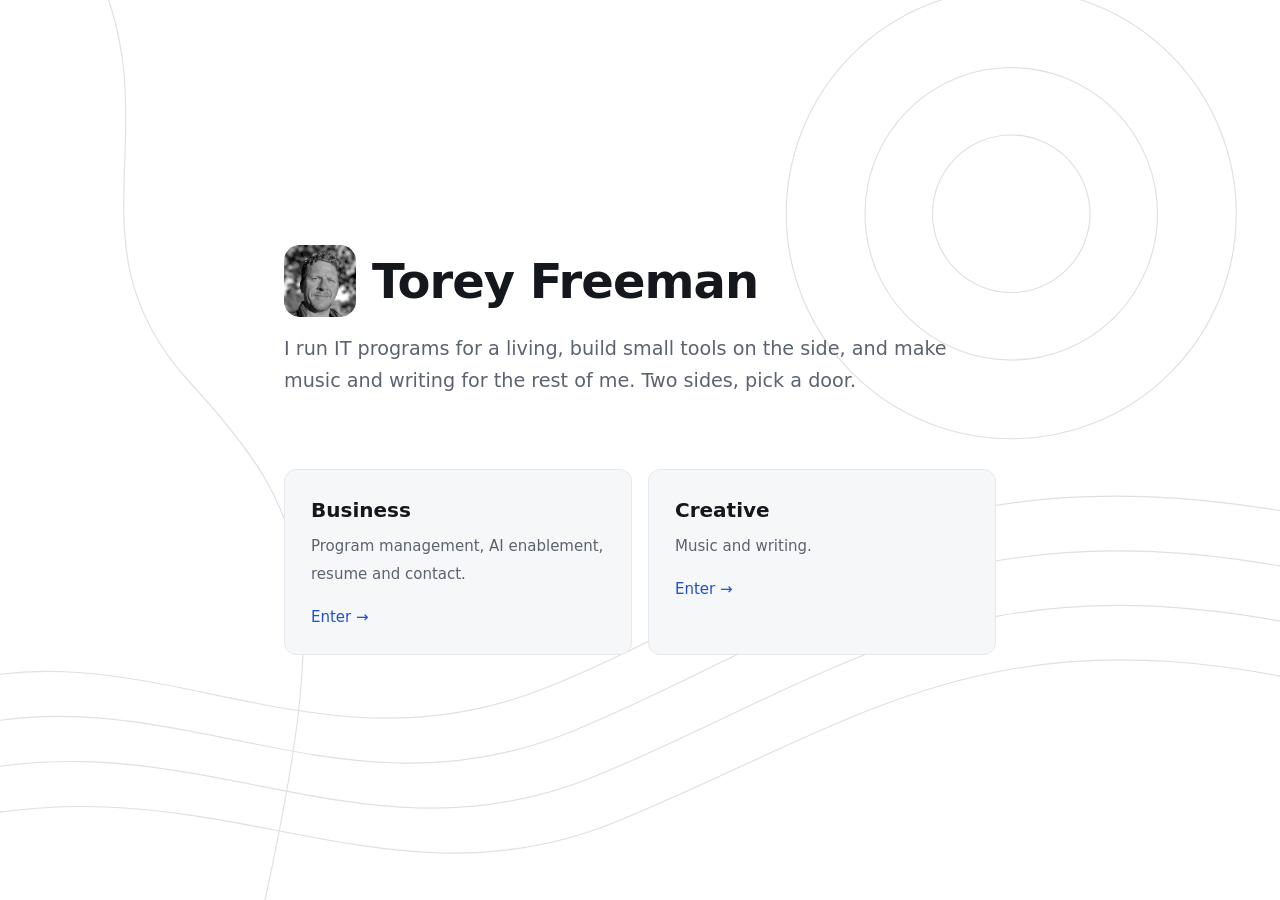
<file: index.html>
<!doctype html>
<html lang="en">
<head>
<meta charset="utf-8">
<meta name="viewport" content="width=device-width, initial-scale=1">
<title>Torey Freeman</title>
<meta name="description" content="Torey Freeman. Business and creative work.">
<link rel="stylesheet" href="style.css">
</head>
<body>
<svg class="lines" viewBox="0 0 1200 800" preserveAspectRatio="xMidYMid slice" aria-hidden="true" focusable="false" fill="none" stroke="currentColor" stroke-width="1" vector-effect="non-scaling-stroke"><path d="M-50 620C150 540 300 700 520 610S860 380 1250 470"/><path d="M-50 660C170 580 320 740 540 650S880 430 1250 520"/><path d="M-50 700C190 620 340 780 560 690S900 480 1250 570"/><path d="M-50 740C210 660 360 820 580 730S920 530 1250 620"/><circle cx="930" cy="190" r="70"/><circle cx="930" cy="190" r="130"/><circle cx="930" cy="190" r="200"/><path d="M120 -20C180 120 90 220 200 340S330 520 260 830"/></svg>
<main class="wrap intro">
  <h1 class="name"><img class="avatar" src="6-torey.jpg" alt="Black and white portrait of Torey Freeman" width="72" height="72"><span>Torey Freeman</span></h1>
  <p class="lead">I run IT programs for a living, build small tools on the side, and make music and writing for the rest of me. Two sides, pick a door.</p>
  <div class="doors">
    <a class="door" href="business.html"><strong>Business</strong><span>Program management, AI enablement, resume and contact.</span><em>Enter &rarr;</em></a>
    <a class="door" href="creative.html"><strong>Creative</strong><span>Music and writing.</span><em>Enter &rarr;</em></a>
  </div>
</main>
</body>
</html>
</file>
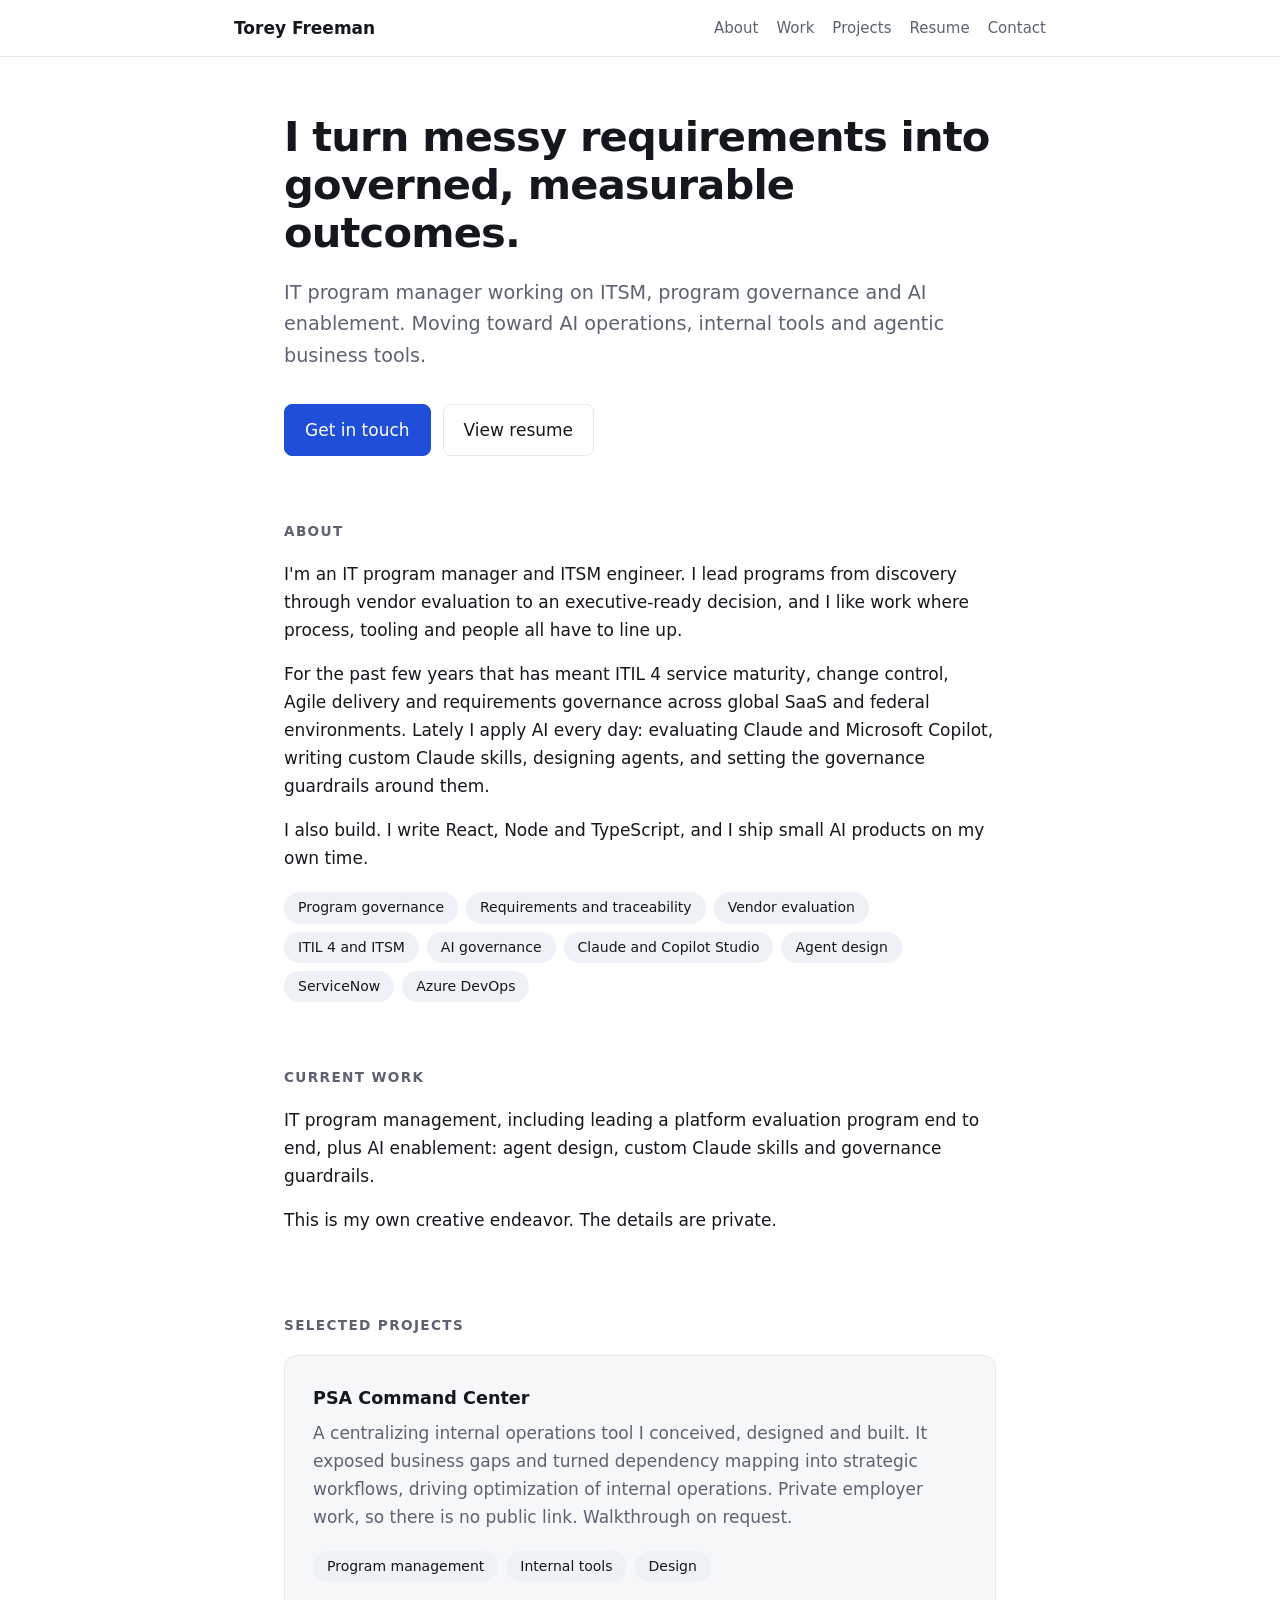
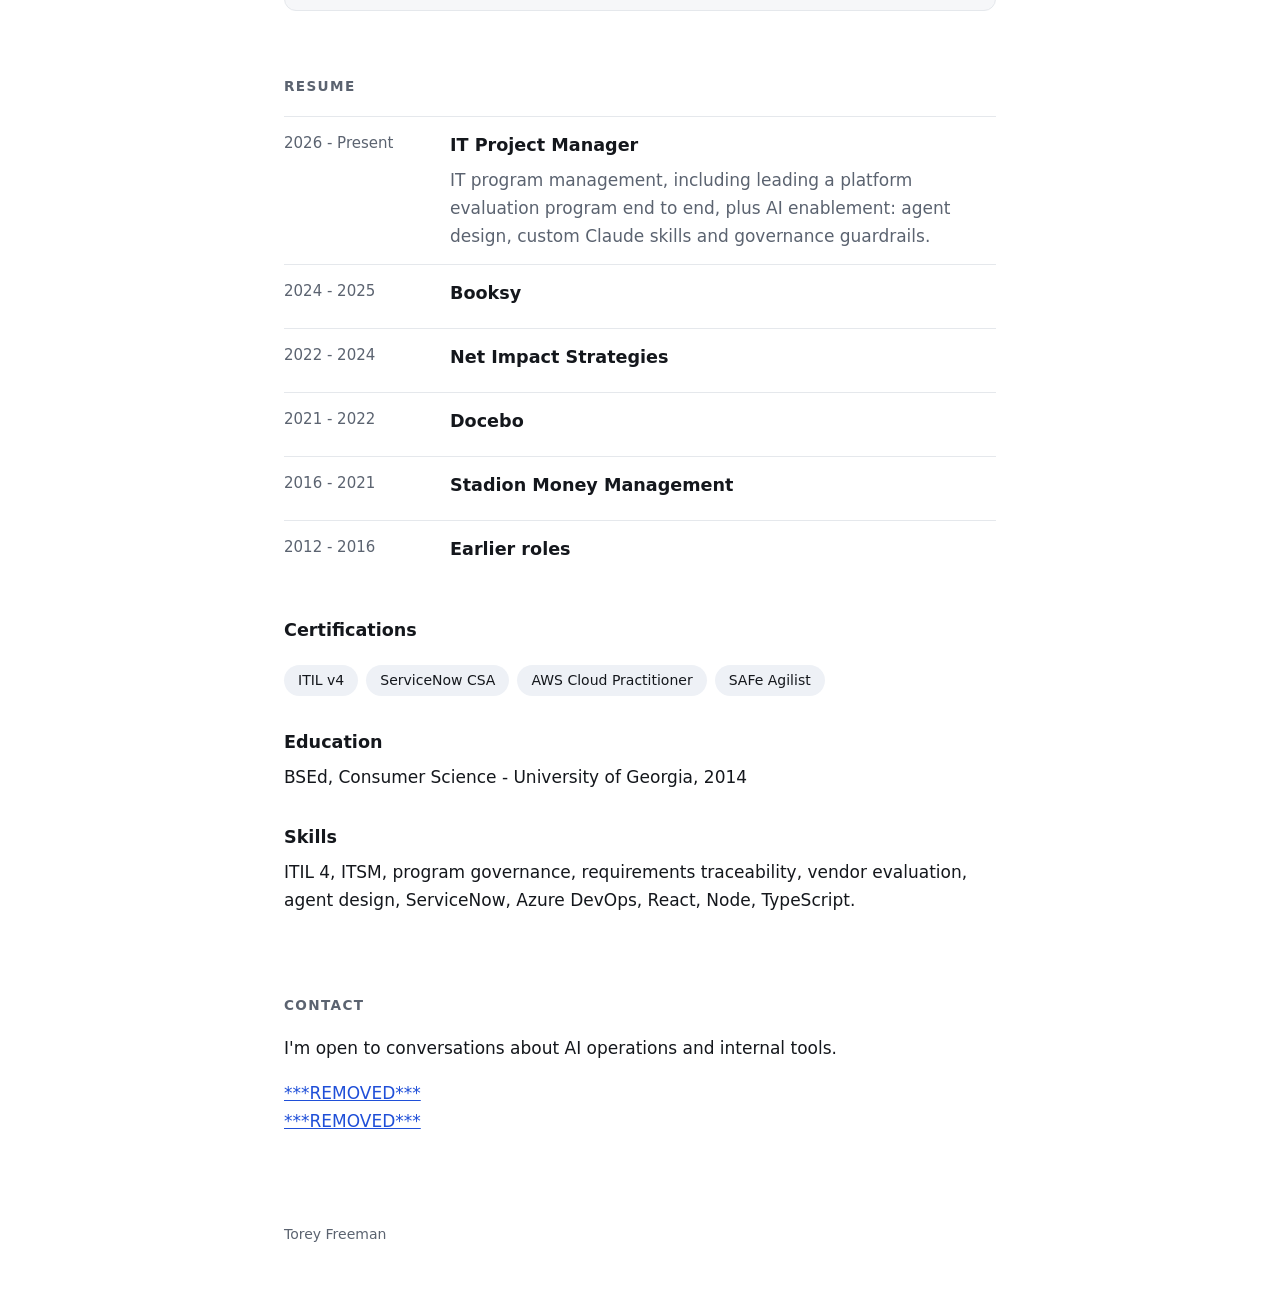
<file: 1-index.html>
<!doctype html>
<html lang="en">
<head>
<meta charset="utf-8">
<meta name="viewport" content="width=device-width, initial-scale=1">
<title>Torey Freeman</title>
<meta name="description" content="IT program manager working on ITSM, program governance and AI enablement.">
<link rel="stylesheet" href="style.css">
</head>
<body>
<header class="nav">
  <div class="wrap nav-inner">
    <a class="brand" href="#top">Torey Freeman</a>
    <nav>
      <a href="#about">About</a>
      <a href="#work">Work</a>
      <a href="#projects">Projects</a>
      <a href="#resume">Resume</a>
      <a href="#contact">Contact</a>
    </nav>
  </div>
</header>
<main id="top">
  <section class="hero wrap">
    <h1>I turn messy requirements into governed, measurable outcomes.</h1>
    <p class="lead">IT program manager working on ITSM, program governance and AI enablement. Moving toward AI operations, internal tools and agentic business tools.</p>
    <div class="buttons">
      <a class="btn primary" href="#contact">Get in touch</a>
      <a class="btn" href="#resume">View resume</a>
    </div>
  </section>

  <section id="about" class="wrap">
    <h2>About</h2>
    <p>I'm an IT program manager and ITSM engineer. I lead programs from discovery through vendor evaluation to an executive-ready decision, and I like work where process, tooling and people all have to line up.</p>
    <p>For the past few years that has meant ITIL 4 service maturity, change control, Agile delivery and requirements governance across global SaaS and federal environments. Lately I apply AI every day: evaluating Claude and Microsoft Copilot, writing custom Claude skills, designing agents, and setting the governance guardrails around them.</p>
    <p>I also build. I write React, Node and TypeScript, and I ship small AI products on my own time.</p>
    <ul class="chips">
      <li>Program governance</li><li>Requirements and traceability</li><li>Vendor evaluation</li><li>ITIL 4 and ITSM</li><li>AI governance</li><li>Claude and Copilot Studio</li><li>Agent design</li><li>ServiceNow</li><li>Azure DevOps</li>
    </ul>
  </section>

  <section id="work" class="wrap">
    <h2>Current work</h2>
    <p>IT program management, including leading a platform evaluation program end to end, plus AI enablement: agent design, custom Claude skills and governance guardrails.</p>
    <p>This is my own creative endeavor. The details are private.</p>
  </section>

  <section id="projects" class="wrap">
    <h2>Selected projects</h2>
    <article class="card">
      <h3>PSA Command Center</h3>
      <p>A centralizing internal operations tool I conceived, designed and built. It exposed business gaps and turned dependency mapping into strategic workflows, driving optimization of internal operations. Private employer work, so there is no public link. Walkthrough on request.</p>
      <ul class="chips">
        <li>Program management</li><li>Internal tools</li><li>Design</li>
      </ul>
    </article>
  </section>

  <section id="resume" class="wrap">
    <h2>Resume</h2>
    <div class="role">
      <div class="when">2026 - Present</div>
      <div><h3>IT Project Manager</h3>
      <p>IT program management, including leading a platform evaluation program end to end, plus AI enablement: agent design, custom Claude skills and governance guardrails.</p></div>
    </div>
    <div class="role"><div class="when">2024 - 2025</div><div><h3>Booksy</h3></div></div>
    <div class="role"><div class="when">2022 - 2024</div><div><h3>Net Impact Strategies</h3></div></div>
    <div class="role"><div class="when">2021 - 2022</div><div><h3>Docebo</h3></div></div>
    <div class="role"><div class="when">2016 - 2021</div><div><h3>Stadion Money Management</h3></div></div>
    <div class="role"><div class="when">2012 - 2016</div><div><h3>Earlier roles</h3></div></div>
    <h3 class="sub">Certifications</h3>
    <ul class="chips"><li>ITIL v4</li><li>ServiceNow CSA</li><li>AWS Cloud Practitioner</li><li>SAFe Agilist</li></ul>
    <h3 class="sub">Education</h3>
    <p>BSEd, Consumer Science - University of Georgia, 2014</p>
    <h3 class="sub">Skills</h3>
    <p>ITIL 4, ITSM, program governance, requirements traceability, vendor evaluation, agent design, ServiceNow, Azure DevOps, React, Node, TypeScript.</p>
  </section>

  <section id="contact" class="wrap">
    <h2>Contact</h2>
    <p>I'm open to conversations about AI operations and internal tools.</p>
    <p><a href="mailto:***REMOVED***">***REMOVED***</a><br>
    <a href="***REMOVED***">***REMOVED***</a></p>
  </section>
</main>
<footer class="wrap foot">Torey Freeman</footer>
</body>
</html>
</file>
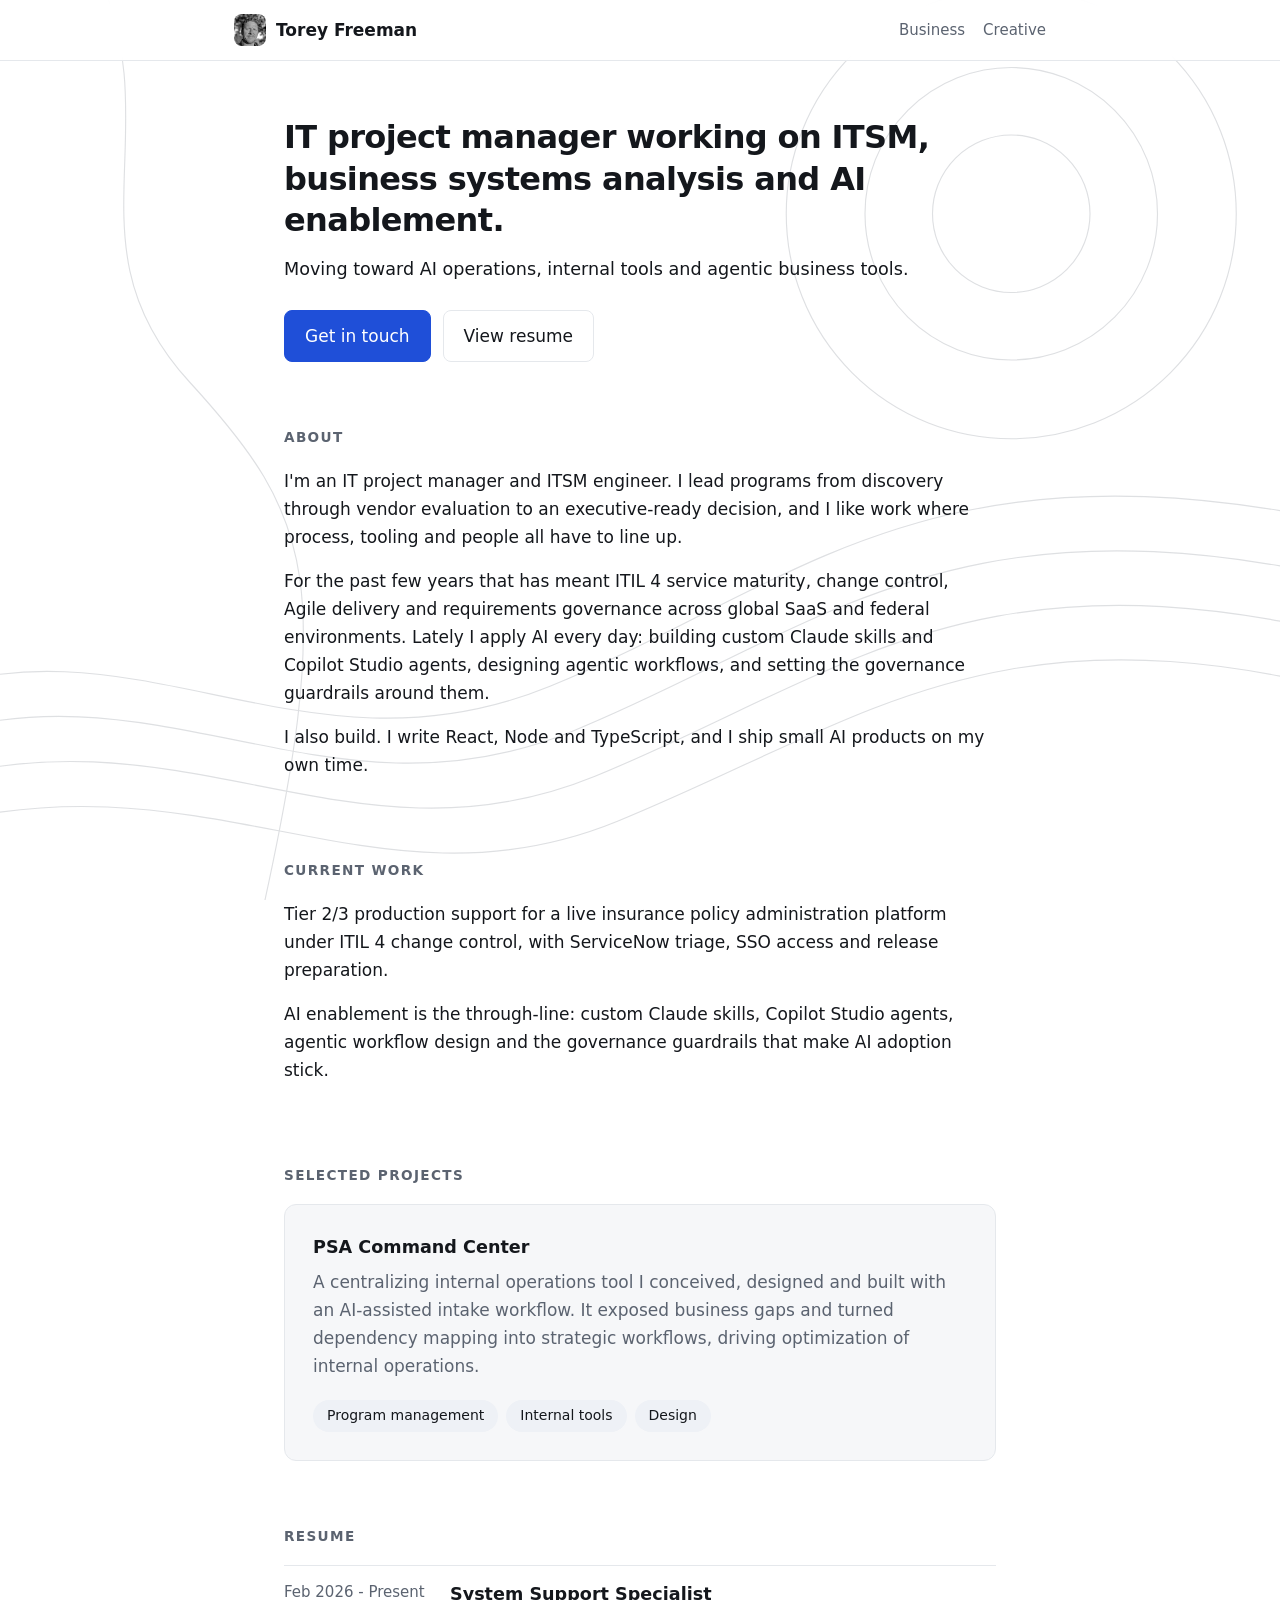
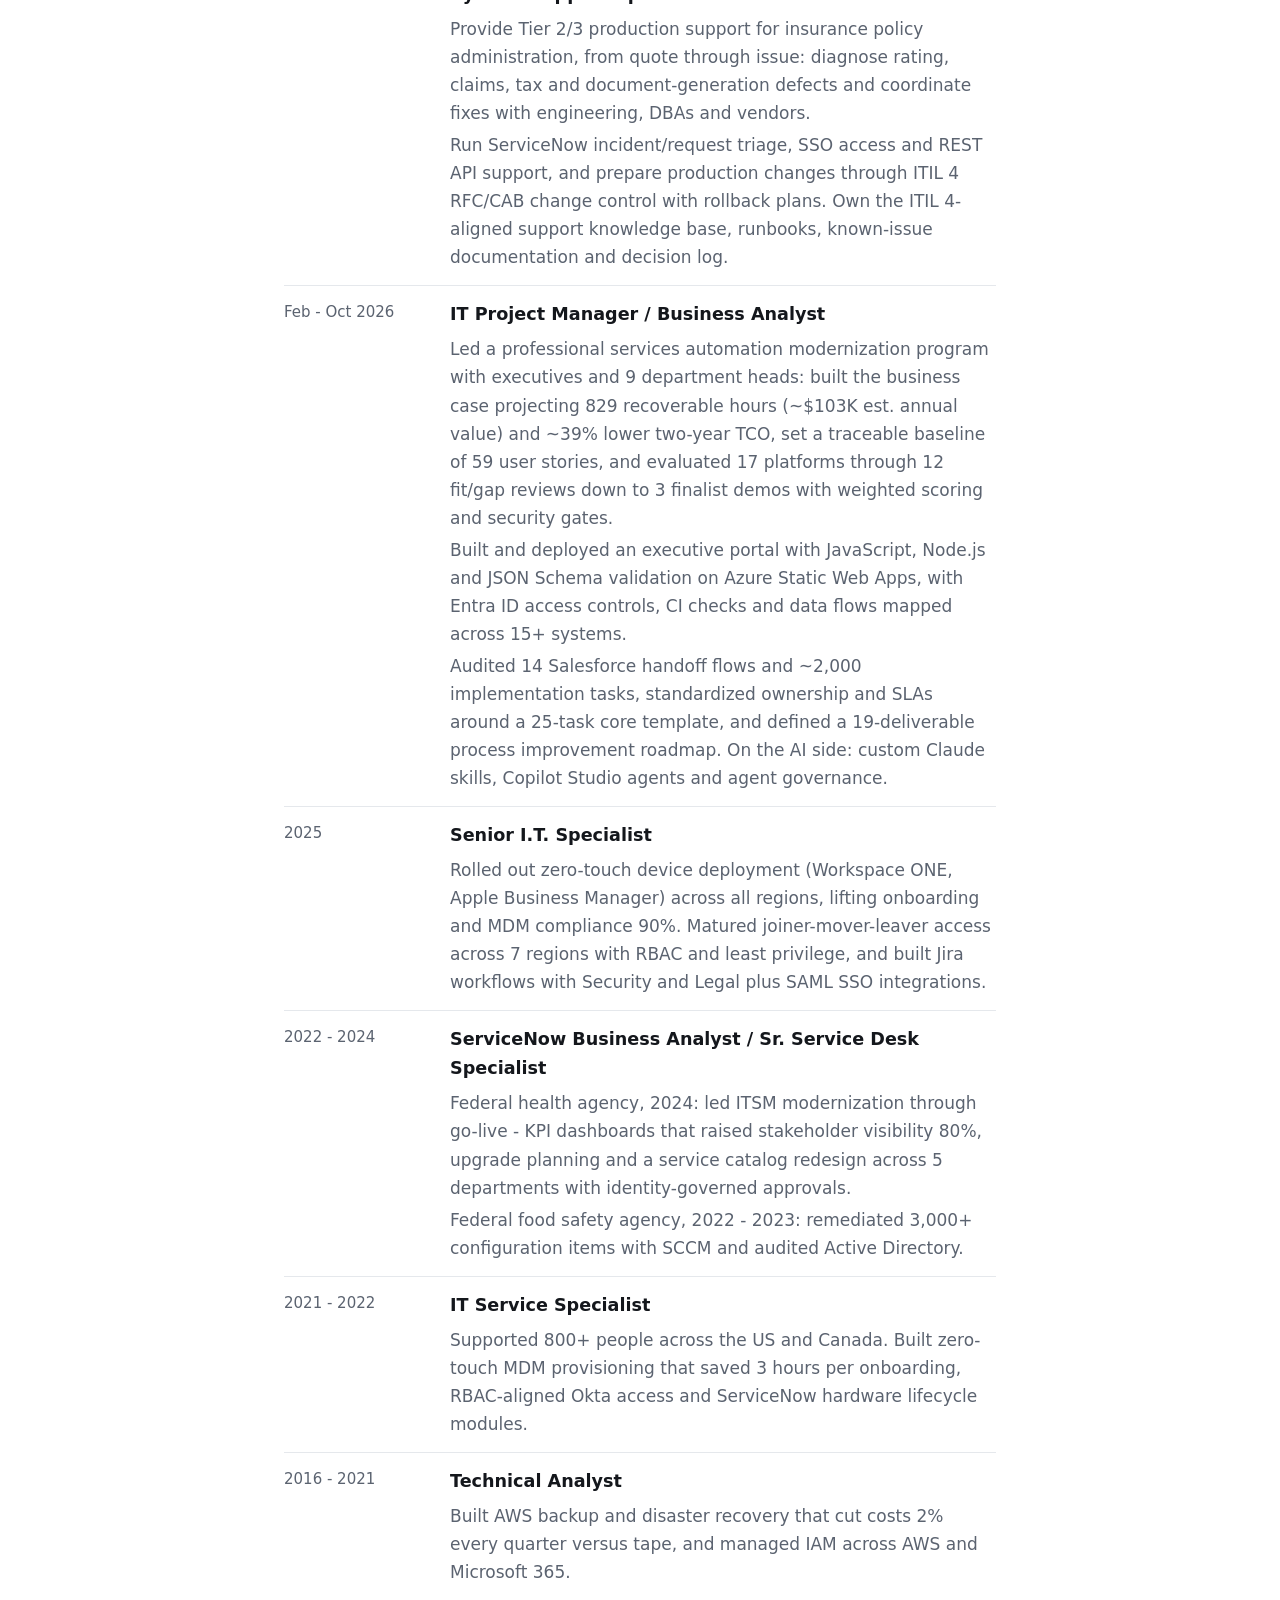
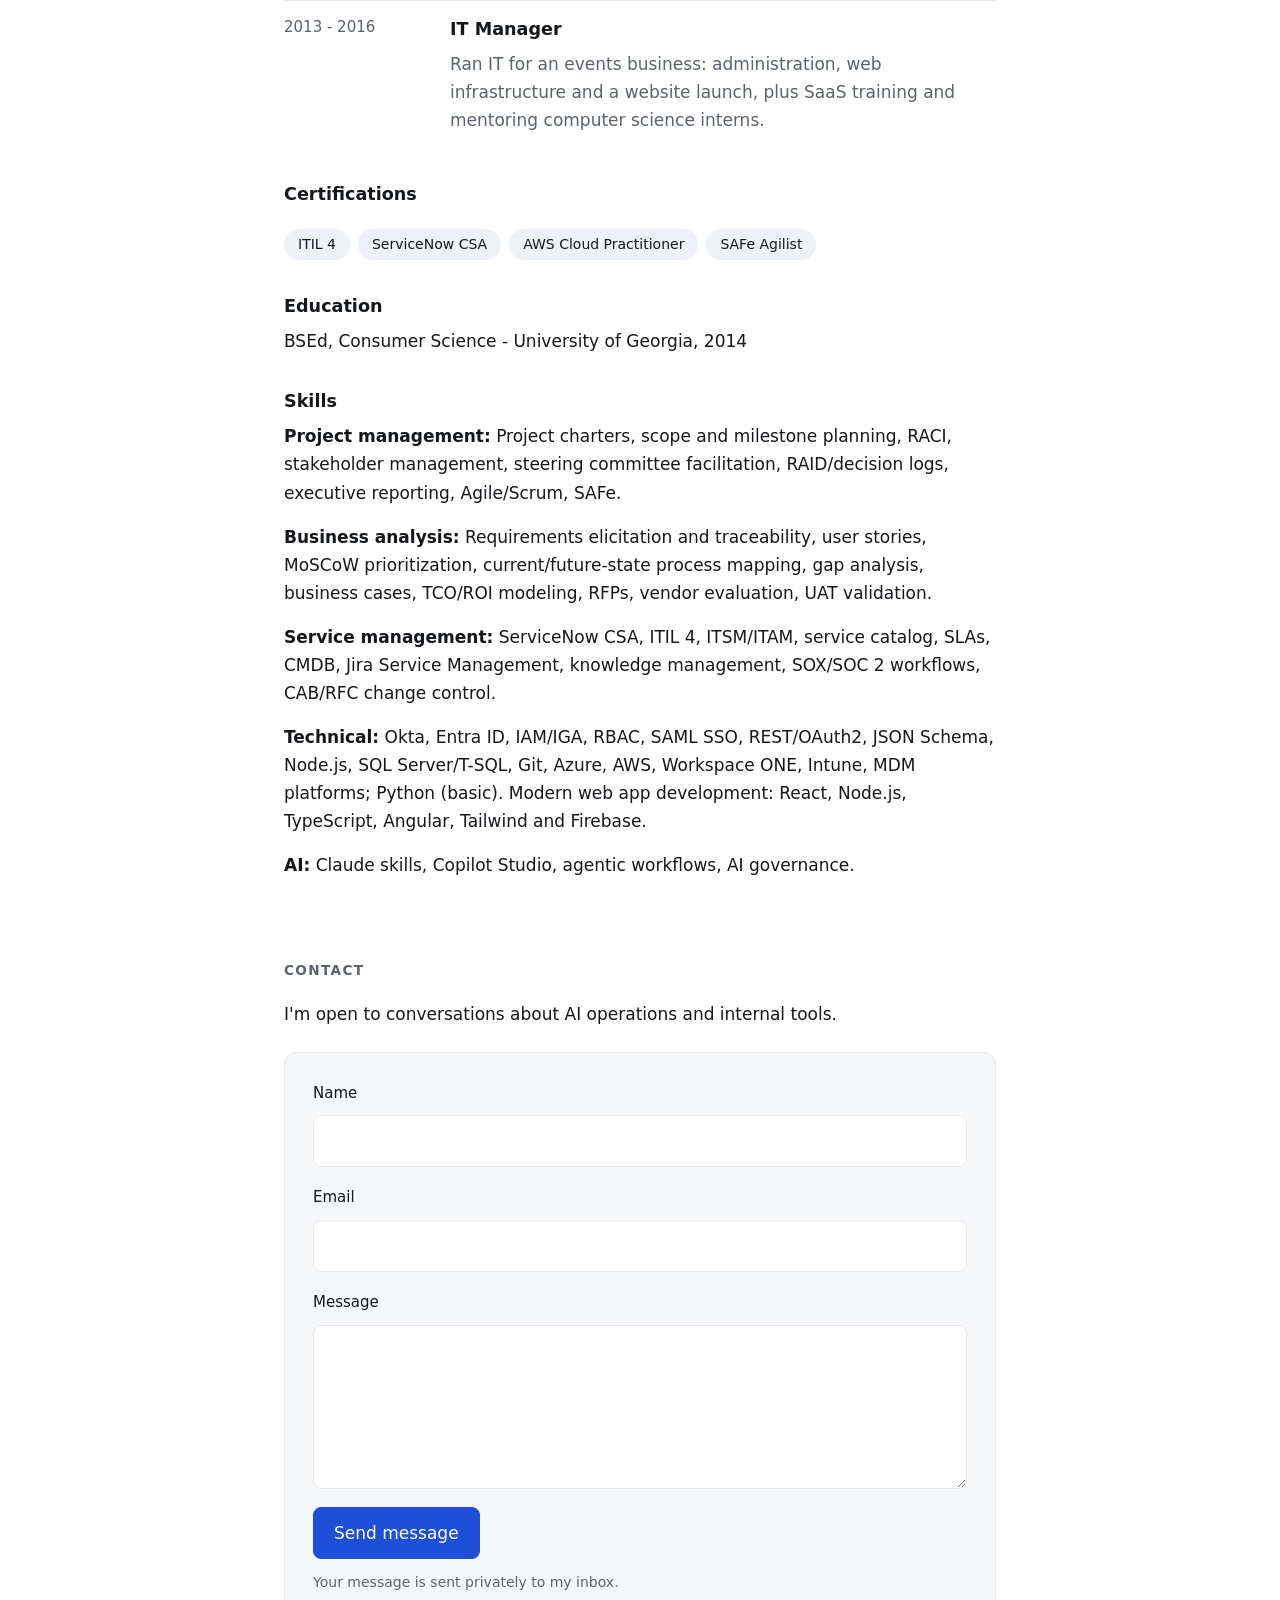
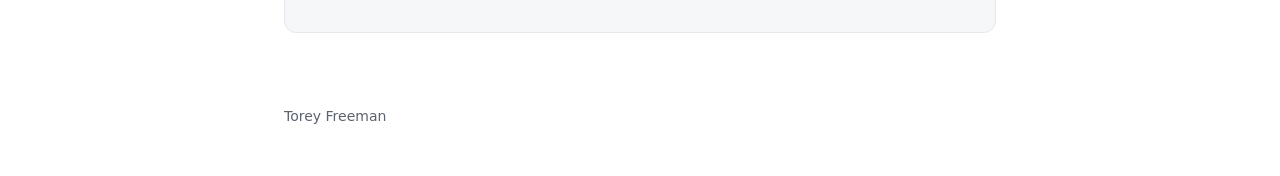
<file: business.html>
<!doctype html>
<html lang="en">
<head>
<meta charset="utf-8">
<meta name="viewport" content="width=device-width, initial-scale=1">
<title>Business - Torey Freeman</title>
<meta name="description" content="IT project manager working on ITSM, business systems analysis and AI enablement.">
<link rel="stylesheet" href="style.css">
<style>
.contact-form{display:grid;gap:10px;margin-top:24px}
.contact-form label{font-size:15px;font-weight:500}
.contact-form input:not([type=hidden]):not([type=checkbox]),.contact-form textarea{width:100%;padding:11px 14px;border:1px solid var(--line);border-radius:8px;background:var(--bg);color:var(--fg);font:inherit;margin-bottom:8px}
.contact-form textarea{resize:vertical;min-height:140px}
.contact-form input:focus-visible,.contact-form textarea:focus-visible,.contact-form button:focus-visible{outline:2px solid var(--accent);outline-offset:3px}
.contact-form button{justify-self:start;font:inherit;cursor:pointer}
.contact-form button:disabled{opacity:.65;cursor:wait}
.contact-form .form-note{font-size:14px;color:var(--muted);margin:2px 0 0}
#form-status{margin:0}
</style>
</head>
<body>
<svg class="lines" viewBox="0 0 1200 800" preserveAspectRatio="xMidYMid slice" aria-hidden="true" focusable="false" fill="none" stroke="currentColor" stroke-width="1" vector-effect="non-scaling-stroke"><path d="M-50 620C150 540 300 700 520 610S860 380 1250 470"/><path d="M-50 660C170 580 320 740 540 650S880 430 1250 520"/><path d="M-50 700C190 620 340 780 560 690S900 480 1250 570"/><path d="M-50 740C210 660 360 820 580 730S920 530 1250 620"/><circle cx="930" cy="190" r="70"/><circle cx="930" cy="190" r="130"/><circle cx="930" cy="190" r="200"/><path d="M120 -20C180 120 90 220 200 340S330 520 260 830"/></svg>
<header class="nav">
  <div class="wrap nav-inner">
    <a class="brand" href="index.html"><img class="avatar" src="6-torey.jpg" alt="" width="32" height="32"><span>Torey Freeman</span></a>
    <nav>
      <a href="business.html" aria-current="page">Business</a>
      <a href="creative.html">Creative</a>
    </nav>
  </div>
</header>
<main id="top">
  <section class="hero wrap">
    <h1 class="hero-title">IT project manager working on ITSM, business systems analysis and AI enablement.</h1>
    <p class="hero-sub">Moving toward AI operations, internal tools and agentic business tools.</p>
    <div class="buttons">
      <a class="btn primary" href="#contact">Get in touch</a>
      <a class="btn" href="#resume">View resume</a>
    </div>
  </section>

  <section id="about" class="wrap">
    <h2>About</h2>
    <p>I'm an IT project manager and ITSM engineer. I lead programs from discovery through vendor evaluation to an executive-ready decision, and I like work where process, tooling and people all have to line up.</p>
    <p>For the past few years that has meant ITIL 4 service maturity, change control, Agile delivery and requirements governance across global SaaS and federal environments. Lately I apply AI every day: building custom Claude skills and Copilot Studio agents, designing agentic workflows, and setting the governance guardrails around them.</p>
    <p>I also build. I write React, Node and TypeScript, and I ship small AI products on my own time.</p>
  </section>

  <section id="work" class="wrap">
    <h2>Current work</h2>
    <p>Tier 2/3 production support for a live insurance policy administration platform under ITIL 4 change control, with ServiceNow triage, SSO access and release preparation.</p>
    <p>AI enablement is the through-line: custom Claude skills, Copilot Studio agents, agentic workflow design and the governance guardrails that make AI adoption stick.</p>
  </section>

  <section id="projects" class="wrap">
    <h2>Selected projects</h2>
    <article class="card">
      <h3>PSA Command Center</h3>
      <p>A centralizing internal operations tool I conceived, designed and built with an AI-assisted intake workflow. It exposed business gaps and turned dependency mapping into strategic workflows, driving optimization of internal operations.</p>
      <ul class="chips">
        <li>Program management</li><li>Internal tools</li><li>Design</li>
      </ul>
    </article>
  </section>

  <section id="resume" class="wrap">
    <h2>Resume</h2>
    <div class="role"><div class="when">Feb 2026 - Present</div><div><h3>System Support Specialist</h3>
      <p>Provide Tier 2/3 production support for insurance policy administration, from quote through issue: diagnose rating, claims, tax and document-generation defects and coordinate fixes with engineering, DBAs and vendors.</p>
      <p>Run ServiceNow incident/request triage, SSO access and REST API support, and prepare production changes through ITIL 4 RFC/CAB change control with rollback plans. Own the ITIL 4-aligned support knowledge base, runbooks, known-issue documentation and decision log.</p>
    </div></div>
    <div class="role"><div class="when">Feb - Oct 2026</div><div><h3>IT Project Manager / Business Analyst</h3>
      <p>Led a professional services automation modernization program with executives and 9 department heads: built the business case projecting 829 recoverable hours (~$103K est. annual value) and ~39% lower two-year TCO, set a traceable baseline of 59 user stories, and evaluated 17 platforms through 12 fit/gap reviews down to 3 finalist demos with weighted scoring and security gates.</p>
      <p>Built and deployed an executive portal with JavaScript, Node.js and JSON Schema validation on Azure Static Web Apps, with Entra ID access controls, CI checks and data flows mapped across 15+ systems.</p>
      <p>Audited 14 Salesforce handoff flows and ~2,000 implementation tasks, standardized ownership and SLAs around a 25-task core template, and defined a 19-deliverable process improvement roadmap. On the AI side: custom Claude skills, Copilot Studio agents and agent governance.</p>
    </div></div>
    <div class="role"><div class="when">2025</div><div><h3>Senior I.T. Specialist</h3>
      <p>Rolled out zero-touch device deployment (Workspace ONE, Apple Business Manager) across all regions, lifting onboarding and MDM compliance 90%. Matured joiner-mover-leaver access across 7 regions with RBAC and least privilege, and built Jira workflows with Security and Legal plus SAML SSO integrations.</p>
    </div></div>
    <div class="role"><div class="when">2022 - 2024</div><div><h3>ServiceNow Business Analyst / Sr. Service Desk Specialist</h3>
      <p>Federal health agency, 2024: led ITSM modernization through go-live - KPI dashboards that raised stakeholder visibility 80%, upgrade planning and a service catalog redesign across 5 departments with identity-governed approvals.</p>
      <p>Federal food safety agency, 2022 - 2023: remediated 3,000+ configuration items with SCCM and audited Active Directory.</p>
    </div></div>
    <div class="role"><div class="when">2021 - 2022</div><div><h3>IT Service Specialist</h3>
      <p>Supported 800+ people across the US and Canada. Built zero-touch MDM provisioning that saved 3 hours per onboarding, RBAC-aligned Okta access and ServiceNow hardware lifecycle modules.</p>
    </div></div>
    <div class="role"><div class="when">2016 - 2021</div><div><h3>Technical Analyst</h3>
      <p>Built AWS backup and disaster recovery that cut costs 2% every quarter versus tape, and managed IAM across AWS and Microsoft 365.</p>
    </div></div>
    <div class="role"><div class="when">2013 - 2016</div><div><h3>IT Manager</h3>
      <p>Ran IT for an events business: administration, web infrastructure and a website launch, plus SaaS training and mentoring computer science interns.</p>
    </div></div>
    <h3 class="sub">Certifications</h3>
    <ul class="chips"><li>ITIL 4</li><li>ServiceNow CSA</li><li>AWS Cloud Practitioner</li><li>SAFe Agilist</li></ul>
    <h3 class="sub">Education</h3>
    <p>BSEd, Consumer Science - University of Georgia, 2014</p>
    <h3 class="sub">Skills</h3>
    <p><strong>Project management:</strong> Project charters, scope and milestone planning, RACI, stakeholder management, steering committee facilitation, RAID/decision logs, executive reporting, Agile/Scrum, SAFe.</p>
<p><strong>Business analysis:</strong> Requirements elicitation and traceability, user stories, MoSCoW prioritization, current/future-state process mapping, gap analysis, business cases, TCO/ROI modeling, RFPs, vendor evaluation, UAT validation.</p>
<p><strong>Service management:</strong> ServiceNow CSA, ITIL 4, ITSM/ITAM, service catalog, SLAs, CMDB, Jira Service Management, knowledge management, SOX/SOC 2 workflows, CAB/RFC change control.</p>
<p><strong>Technical:</strong> Okta, Entra ID, IAM/IGA, RBAC, SAML SSO, REST/OAuth2, JSON Schema, Node.js, SQL Server/T-SQL, Git, Azure, AWS, Workspace ONE, Intune, MDM platforms; Python (basic). Modern web app development: React, Node.js, TypeScript, Angular, Tailwind and Firebase.</p>
<p><strong>AI:</strong> Claude skills, Copilot Studio, agentic workflows, AI governance.</p>
  </section>

  <section id="contact" class="wrap">
    <h2>Contact</h2>
    <p>I'm open to conversations about AI operations and internal tools.</p>
    <form id="contact-form" class="card contact-form" action="/api/contact" method="POST">
      <input type="checkbox" name="botcheck" tabindex="-1" aria-hidden="true" style="display:none">
      <label for="contact-name">Name</label>
      <input id="contact-name" name="name" autocomplete="name" maxlength="120" required>
      <label for="contact-email">Email</label>
      <input id="contact-email" type="email" name="email" autocomplete="email" maxlength="254" required>
      <label for="contact-message">Message</label>
      <textarea id="contact-message" name="message" rows="5" maxlength="5000" required></textarea>
      <button class="btn primary" type="submit">Send message</button>
      <p class="form-note">Your message is sent privately to my inbox.</p>
      <p id="form-status" role="status" aria-live="polite"></p>
    </form>

  </section>
</main>
<footer class="wrap foot">Torey Freeman</footer>
<script>
const form = document.getElementById('contact-form');
form.addEventListener('submit', async (event) => {
  event.preventDefault();
  const button = form.querySelector('button');
  const status = document.getElementById('form-status');
  button.disabled = true;
  status.textContent = 'Sending...';
  const data = Object.fromEntries(new FormData(form));
  delete data.redirect;
  try {
    const response = await fetch(form.action, {
      method: 'POST',
      headers: {'Content-Type': 'application/json', 'Accept': 'application/json'},
      body: JSON.stringify(data)
    });
    const result = await response.json();
    if (!response.ok || !result.success) throw new Error('Submission failed');
    form.reset();
    status.textContent = 'Thanks, your message has been sent.';
  } catch (error) {
    status.textContent = 'Your message could not be sent. Please try again in a moment.';
  } finally {
    button.disabled = false;
  }
});
</script>
</body>
</html>
</file>
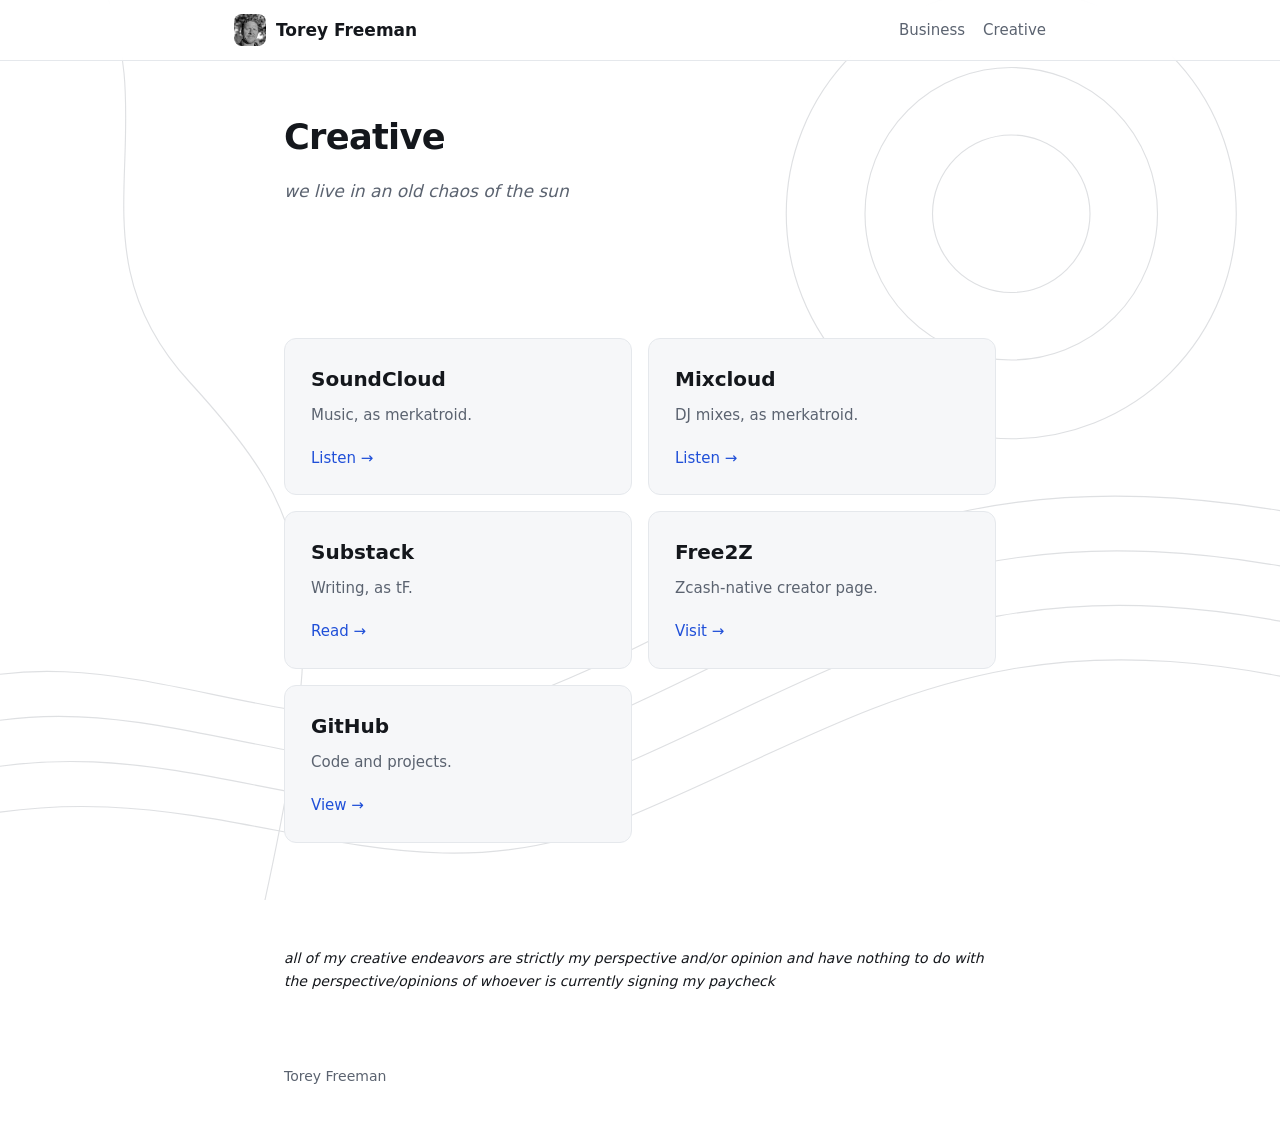
<file: creative.html>
<!doctype html>
<html lang="en">
<head>
<meta charset="utf-8">
<meta name="viewport" content="width=device-width, initial-scale=1">
<title>Creative - Torey Freeman</title>
<meta name="description" content="Music and writing by Torey Freeman.">
<link rel="stylesheet" href="style.css">
</head>
<body>
<svg class="lines" viewBox="0 0 1200 800" preserveAspectRatio="xMidYMid slice" aria-hidden="true" focusable="false" fill="none" stroke="currentColor" stroke-width="1" vector-effect="non-scaling-stroke"><path d="M-50 620C150 540 300 700 520 610S860 380 1250 470"/><path d="M-50 660C170 580 320 740 540 650S880 430 1250 520"/><path d="M-50 700C190 620 340 780 560 690S900 480 1250 570"/><path d="M-50 740C210 660 360 820 580 730S920 530 1250 620"/><circle cx="930" cy="190" r="70"/><circle cx="930" cy="190" r="130"/><circle cx="930" cy="190" r="200"/><path d="M120 -20C180 120 90 220 200 340S330 520 260 830"/></svg>
<header class="nav">
  <div class="wrap nav-inner">
    <a class="brand" href="index.html"><img class="avatar" src="6-torey.jpg" alt="" width="32" height="32"><span>Torey Freeman</span></a>
    <nav>
      <a href="business.html">Business</a>
      <a href="creative.html" aria-current="page">Creative</a>
    </nav>
  </div>
</header>
<main>
  <section class="hero wrap page-head">
    <h1>Creative</h1>
    <p class="quote">we live in an old chaos of the sun</p>
  </section>
  <section class="wrap">
    <div class="doors">
      <a class="door" href="https://soundcloud.com/merkatroid" target="_blank" rel="noopener"><strong>SoundCloud</strong><span>Music, as merkatroid.</span><em>Listen &rarr;</em></a>
      <a class="door" href="https://www.mixcloud.com/merkatroid" target="_blank" rel="noopener"><strong>Mixcloud</strong><span>DJ mixes, as merkatroid.</span><em>Listen &rarr;</em></a>
      <a class="door" href="https://substack.com/@foreytreeman" target="_blank" rel="noopener"><strong>Substack</strong><span>Writing, as tF.</span><em>Read &rarr;</em></a>
      <a class="door" href="https://free2z.cash/tf" target="_blank" rel="noopener"><strong>Free2Z</strong><span>Zcash-native creator page.</span><em>Visit &rarr;</em></a>
      <a class="door" href="https://github.com/merkatroid" target="_blank" rel="noopener"><strong>GitHub</strong><span>Code and projects.</span><em>View &rarr;</em></a>
    </div>
  </section>
<section class="wrap byline-wrap"><p class="byline">all of my creative endeavors are strictly my perspective and/or opinion and have nothing to do with the perspective/opinions of whoever is currently signing my paycheck</p></section>
</main>
<footer class="wrap foot">Torey Freeman</footer>
</body>
</html>
</file>
<file: style.css>
:root{--bg:#fff;--fg:#14171c;--muted:#5b6370;--line:#e5e8ec;--card:#f6f7f9;--accent:#1f4fd8;--chip:#eef1f6}
@media (prefers-color-scheme:dark){:root{--bg:#0f1114;--fg:#e8eaee;--muted:#9aa2af;--line:#252a31;--card:#171a1f;--accent:#7da2ff;--chip:#1e232a}}
*{box-sizing:border-box}
html{scroll-behavior:smooth}
body{margin:0;background:var(--bg);color:var(--fg);font:17px/1.65 system-ui,-apple-system,"Segoe UI",Roboto,sans-serif}
.wrap{max-width:760px;margin:0 auto;padding:0 24px}
a{color:var(--accent)}
.nav{position:sticky;top:0;background:var(--bg);border-bottom:1px solid var(--line);z-index:5}
.nav-inner{display:flex;justify-content:space-between;align-items:center;gap:16px;padding-top:14px;padding-bottom:14px;max-width:860px}
.brand{font-weight:600;color:var(--fg);text-decoration:none;white-space:nowrap}
nav{display:flex;gap:18px;flex-wrap:wrap;justify-content:flex-end}
nav a{color:var(--muted);text-decoration:none;font-size:15px}
nav a:hover{color:var(--fg)}
.hero{padding-top:96px;padding-bottom:48px}
h1{font-size:2.6rem;line-height:1.15;letter-spacing:-.02em;margin:0 0 20px}
.lead{font-size:1.2rem;color:var(--muted);margin:0 0 32px}
.buttons{display:flex;gap:12px;flex-wrap:wrap}
.btn{display:inline-block;padding:11px 20px;border:1px solid var(--line);border-radius:8px;color:var(--fg);text-decoration:none;font-weight:500}
.btn.primary{background:var(--accent);border-color:var(--accent);color:var(--bg)}
section.wrap{padding-top:56px;padding-bottom:8px}
h2{font-size:.85rem;text-transform:uppercase;letter-spacing:.1em;color:var(--muted);margin:0 0 18px}
h3{font-size:1.1rem;margin:0 0 6px}
h3.sub{margin-top:32px}
p{margin:0 0 16px}
.chips{list-style:none;padding:0;margin:20px 0 0;display:flex;flex-wrap:wrap;gap:8px}
.chips li{background:var(--chip);border-radius:999px;padding:4px 14px;font-size:14px}
.card{background:var(--card);border:1px solid var(--line);border-radius:12px;padding:28px}
.card p{color:var(--muted)}
.role{display:grid;grid-template-columns:150px 1fr;gap:16px;padding:14px 0;border-top:1px solid var(--line)}
.role .when{color:var(--muted);font-size:15px}
.role p{margin:4px 0 0;color:var(--muted)}
.byline-wrap{padding-top:0;padding-bottom:0}
.byline{color:var(--fg);font-style:italic;font-size:14px;margin:40px 0 0}
.foot{padding-top:64px;padding-bottom:48px;color:var(--muted);font-size:14px}
@media (max-width:600px){.lines{opacity:.08}h1{font-size:2rem}.hero{padding-top:56px}.role{grid-template-columns:1fr;gap:2px}.nav-inner{flex-direction:column;align-items:flex-start;gap:6px}nav{justify-content:flex-start;gap:14px}}
.lines{position:fixed;inset:0;width:100%;height:100%;z-index:-1;pointer-events:none;color:var(--muted);opacity:.2}
@media (prefers-color-scheme:dark){.lines{opacity:.16}}
.nav{background:color-mix(in srgb,var(--bg) 88%,transparent);backdrop-filter:blur(6px)}
.intro{min-height:100vh;display:flex;flex-direction:column;justify-content:center;padding-top:48px;padding-bottom:48px}
.intro h1{font-size:3rem;margin-bottom:16px}
.doors{display:grid;grid-template-columns:1fr 1fr;gap:16px;margin-top:40px}
.door{display:block;background:var(--card);border:1px solid var(--line);border-radius:12px;padding:24px 26px;color:var(--fg);text-decoration:none;transition:border-color .2s}
.door:hover,.door:focus-visible{border-color:var(--accent)}
.door:focus-visible{outline:2px solid var(--accent);outline-offset:3px}
.door strong{display:block;font-size:1.25rem;margin-bottom:4px}
.door span{color:var(--muted);font-size:15px}
.door em{display:block;margin-top:18px;font-style:normal;color:var(--accent);font-size:15px}
.page-head{padding-top:72px;padding-bottom:16px}
.page-head h1{font-size:2.2rem}
.quote{color:var(--muted);font-style:italic;margin:0 0 28px}
@media (max-width:600px){.doors{grid-template-columns:1fr}.intro h1{font-size:2.3rem}.page-head{padding-top:40px}}
@media (prefers-reduced-motion:reduce){.door{transition:none}html{scroll-behavior:auto}}
html{scroll-padding-top:70px}

/* avatar */
.avatar{border-radius:50%;object-fit:cover;filter:grayscale(1);display:block;flex:none}
.brand{display:inline-flex;align-items:center;gap:10px}
.brand .avatar{width:32px;height:32px}
.intro h1.name{display:flex;align-items:center;gap:16px}
.intro h1.name .avatar{width:72px;height:72px}
@media (max-width:600px){.intro h1.name .avatar{width:56px;height:56px}.intro h1.name{gap:12px}}
.avatar{border-radius:22%}
.brand .avatar{border-radius:8px}
.hero-title{font-size:2rem;line-height:1.3;font-weight:600;margin-bottom:28px}
.hero-sub{font-size:1.1rem;line-height:1.5;font-weight:400;margin:-14px 0 28px}
@media (max-width:600px){.hero-title{font-size:1.45rem}.hero-sub{font-size:1rem}}
</file>
